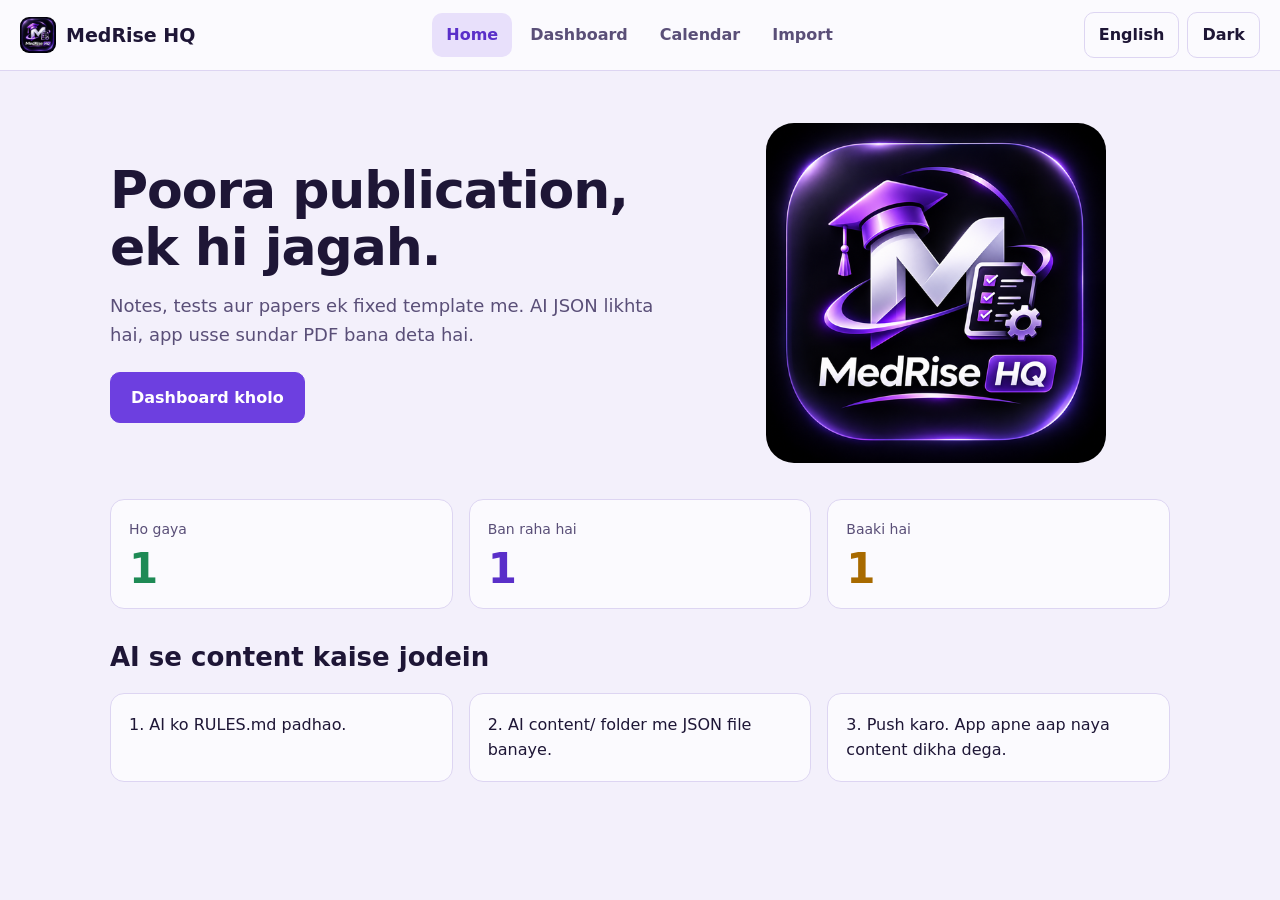
<file: index.html>
<!doctype html>
<html lang="en">
<head>
<meta charset="utf-8">
<meta name="viewport" content="width=device-width, initial-scale=1, viewport-fit=cover">
<title>MedRise HQ</title>
<meta name="theme-color" content="#0B0714">
<link rel="manifest" href="manifest.webmanifest">
<link rel="icon" type="image/png" sizes="32x32" href="icons/icon-32.png">
<link rel="apple-touch-icon" href="icons/apple-touch-icon.png">
<meta name="apple-mobile-web-app-capable" content="yes">
<meta name="mobile-web-app-capable" content="yes">
<meta name="apple-mobile-web-app-title" content="MedRise HQ">
<link rel="stylesheet" href="css/app.css">
</head>
<body>
<header class="top">
  <div class="brand"><img src="icons/icon-192.png" alt="" width="36" height="36"><span>MedRise HQ</span></div>
  <nav id="nav" aria-label="Main"></nav>
  <div class="tools"><button class="ghost" data-act="install" id="inst" hidden></button><button class="ghost" data-act="lang" id="lang"></button><button class="ghost" data-act="theme" id="theme"></button></div>
</header>
<main id="app"></main>
<script type="module" src="js/app.js"></script>
</body>
</html>
</file>
<file: css/app.css>
:root{--bg:#F3F0FB;--sf:#FBFAFE;--ln:#DDD5F2;--tx:#1E1636;--mu:#5A4F78;--ac:#6D3FE0;--al:#5A2FC9;--sb:#E8E0FB;--ok:#1E8A55;--wa:#A86A00;color-scheme:light}
[data-theme=dark]{--bg:#0B0714;--sf:#150E26;--ln:#2C2148;--tx:#EDE8FA;--mu:#A99CC9;--ac:#7C4DEB;--al:#B79BFF;--sb:#21163D;--ok:#4CD08A;--wa:#E8B04A;color-scheme:dark}
*{box-sizing:border-box}
body{margin:0;background:var(--bg);color:var(--tx);font:16px/1.6 system-ui,-apple-system,"Segoe UI",Roboto,sans-serif;padding-bottom:env(safe-area-inset-bottom)}
button,input,textarea,select{font:inherit;color:inherit}
h1,h2,h3,p{margin:0}
.top{display:flex;align-items:center;gap:12px;flex-wrap:wrap;justify-content:space-between;padding:calc(12px + env(safe-area-inset-top)) 20px 12px;border-bottom:1px solid var(--ln);background:var(--sf);position:sticky;top:0;z-index:5}
.brand{display:flex;align-items:center;gap:10px;font-weight:800;font-size:19px}.brand img{border-radius:9px}
nav{display:flex;gap:4px;flex-wrap:wrap}
nav button{background:none;border:0;color:var(--mu);font-weight:700;padding:9px 14px;border-radius:10px;cursor:pointer}
nav button[aria-current=page]{color:var(--al);background:var(--sb)}
.tools{display:flex;gap:8px}
.ghost,.btn{border-radius:10px;padding:9px 14px;cursor:pointer;font-weight:700;border:1px solid var(--ln);background:var(--sf)}
.btn{background:var(--ac);border-color:var(--ac);color:#fff;padding:12px 20px}
button:focus-visible,input:focus-visible,textarea:focus-visible,select:focus-visible{outline:3px solid var(--al);outline-offset:2px}
main{max-width:1100px;margin:0 auto;padding:28px 20px 64px}
.hero{display:grid;grid-template-columns:1.2fr 1fr;gap:32px;align-items:center;padding:24px 0 36px}
.hero h1{font-size:clamp(32px,5vw,52px);line-height:1.1;letter-spacing:-.02em;margin-bottom:16px}
.hero p{color:var(--mu);font-size:18px;margin-bottom:22px;max-width:52ch}
.hero img{width:100%;max-width:340px;justify-self:center;border-radius:28px}
.row{display:flex;gap:12px;flex-wrap:wrap;align-items:center}
.grid{display:grid;grid-template-columns:repeat(auto-fit,minmax(240px,1fr));gap:16px}
.card{background:var(--sf);border:1px solid var(--ln);border-radius:14px;padding:18px;display:flex;flex-direction:column;gap:8px}
.stat{cursor:pointer;text-align:left}.stat b{font-size:42px;line-height:1}
.d{color:var(--ok)}.p{color:var(--al)}.w{color:var(--wa)}
h2{font-size:26px;margin:28px 0 14px}h3{font-size:17px}
.mu{color:var(--mu);font-size:14px}
.item{display:flex;flex-direction:column;gap:6px;background:var(--bg);border:1px solid var(--ln);border-radius:10px;padding:12px;cursor:pointer;text-align:left;width:100%}
.item b{font-size:15px}
.tag{font-size:12px;border:1px solid var(--ln);border-radius:999px;padding:2px 10px;color:var(--mu);align-self:flex-start}
.cmd{display:flex;gap:8px}.cmd input{flex:1;min-width:0;background:var(--sf);border:1px solid var(--ln);border-radius:10px;padding:12px 14px;font-family:ui-monospace,Menlo,Consolas,monospace;font-size:14px}
.out{background:#0B0714;color:#C9B8FF;border-radius:10px;padding:12px 14px;font:13px/1.6 ui-monospace,Menlo,Consolas,monospace;white-space:pre-wrap;margin-top:10px}
.cal{display:grid;grid-template-columns:repeat(7,minmax(0,1fr));gap:6px}
.cal .h{font-size:13px;color:var(--mu);text-align:center;padding:4px 0}
.cal .c{min-height:84px;background:var(--sf);border:1px solid var(--ln);border-radius:10px;padding:6px;display:flex;flex-direction:column;gap:4px;font-size:13px}
.cal .c.t{border-color:var(--ac);box-shadow:0 0 0 1px var(--ac)}.cal .c.x{opacity:.45}
.cal .chip{background:var(--sb);color:var(--al);border:0;border-radius:6px;padding:3px 6px;text-align:left;font-size:12px;font-weight:700;cursor:pointer;overflow:hidden;text-overflow:ellipsis;white-space:nowrap}
.bar{display:flex;gap:10px;flex-wrap:wrap;align-items:center;margin-bottom:18px}
.bar select,.bar input{background:var(--sf);border:1px solid var(--ln);border-radius:10px;padding:9px 12px}
textarea{width:100%;min-height:180px;background:var(--sf);border:1px solid var(--ln);border-radius:10px;padding:12px;font-family:ui-monospace,Menlo,Consolas,monospace;font-size:13px}
.stage{background:#E9E6F2;border-radius:14px;padding:18px;overflow-x:auto}
.paper{background:#fff;color:#1a2233;max-width:794px;margin:0 auto;padding:36px 40px;font:14.5px/1.55 system-ui,"Segoe UI",Roboto,sans-serif;box-shadow:0 2px 14px rgba(40,20,90,.15)}
.ph{display:flex;justify-content:space-between;align-items:center;border-bottom:1px solid #dfe3ea;padding-bottom:12px;margin-bottom:14px}
.pb{display:flex;align-items:center;gap:10px;font-size:20px}.pl{background:#0b1b33;color:#fff;border-radius:8px;padding:6px 8px;font-weight:800;font-size:14px}
.crumb{color:#6b7587;font-size:13px}
.paper h1{font-size:36px;margin:6px 0 2px;color:#0b1b33}.sub{color:#6b7587;margin-bottom:14px}
.syl{background:#eaf1fe;border:1.5px solid #0b1b33;padding:12px 14px;margin:12px 0 20px;font-size:14px}.syl b{font-size:12px;color:#4a5a75}
.paper h2{font-size:21px;color:#0b1b33;border-bottom:3px solid #1a73e8;padding-bottom:6px;margin:22px 0 12px}
.paper h3{color:#1a73e8;margin:14px 0 6px}
.paper ul{margin:8px 0;padding-left:22px}.paper li{margin:5px 0}
.paper table{width:100%;border-collapse:collapse;margin:10px 0;font-size:14px;break-inside:avoid}
.paper th,.paper td{border:1px solid #c9d3e6;padding:7px 10px;text-align:left;vertical-align:top}.paper th{background:#eaf1fe}
.callout{background:#fff8e6;border:1px solid #f0d58a;padding:10px 12px;margin:10px 0}
.fig{margin:12px 0;text-align:center}.fig svg{max-width:100%;height:auto}
.qs{padding-left:22px}.qs>li{margin:14px 0;break-inside:avoid}.op{margin:6px 0 0;padding-left:24px;list-style:upper-alpha}
.key{break-before:page}
.pf{margin-top:28px;padding-top:10px;border-top:1px solid #dfe3ea;color:#6b7587;font-size:11px}
@media(max-width:720px){.hero{grid-template-columns:1fr}.hero img{max-width:220px;order:-1}.paper{padding:22px 18px}.cal .c{min-height:64px;padding:4px}.cal .chip{font-size:11px}}
@media print{
  @page{size:A4;margin:12mm}
  body{background:#fff}.top,.bar,.noprint{display:none!important}
  main{padding:0;max-width:none}.stage{background:none;padding:0;overflow:visible}.paper{box-shadow:none;padding:0;max-width:none}
  *{-webkit-print-color-adjust:exact;print-color-adjust:exact}
}
</file>
